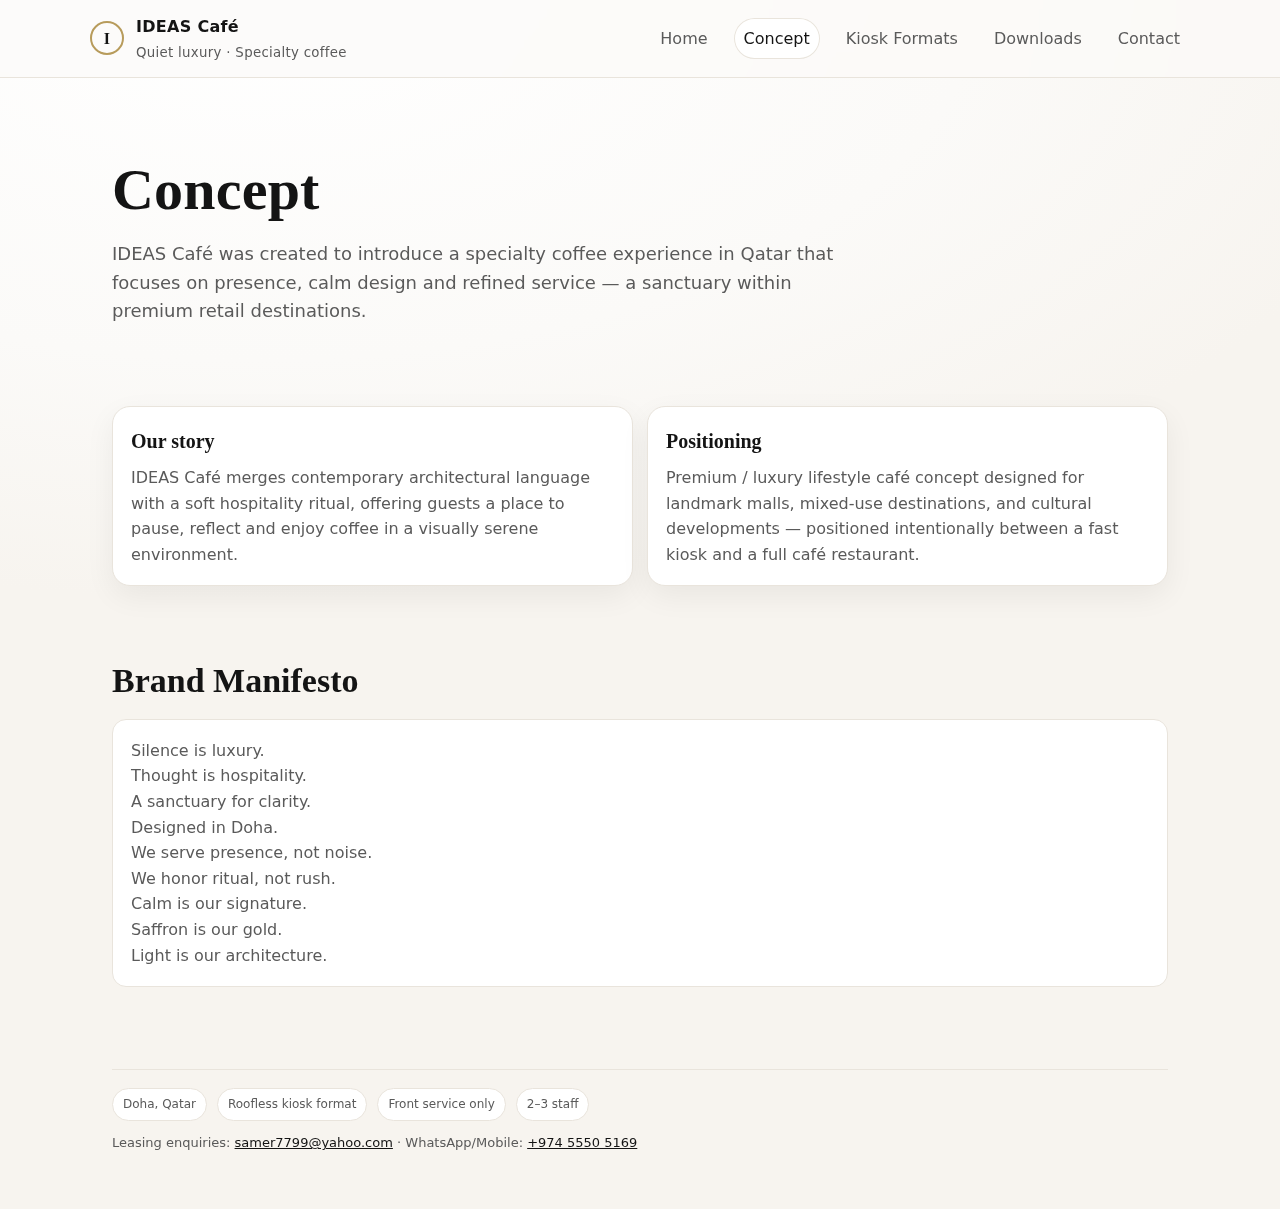
<file: concept.html>
<!doctype html>
<html lang="en">
<head>
  <meta charset="utf-8" />
  <meta name="viewport" content="width=device-width,initial-scale=1" />
  <title>Concept – IDEAS Café</title>
  <meta name="description" content="IDEAS Café – quiet luxury specialty coffee concept for premium mall leasing in Doha, Qatar." />
  <link rel="stylesheet" href="styles.css" />
</head>
<body>
  <header class="nav">
    <div class="container nav-inner">
      <a class="brand" href="index.html" aria-label="IDEAS Café Home">
        <span class="brand-badge">I</span>
        <span>
          IDEAS Café
          <small>Quiet luxury · Specialty coffee</small>
        </span>
      </a>
      <nav class="menu" aria-label="Primary">
        <a href='index.html' >Home</a><a href='concept.html' style='background:#fff; color:var(--ink); box-shadow:0 0 0 1px var(--line) inset'>Concept</a><a href='formats.html' >Kiosk Formats</a><a href='downloads.html' >Downloads</a><a href='contact.html' >Contact</a>
      </nav>
    </div>
  </header>

  <main>
    
<section class="hero">
  <div class="container">
    <h1>Concept</h1>
    <p class="lead">
      IDEAS Café was created to introduce a specialty coffee experience in Qatar that focuses on presence,
      calm design and refined service — a sanctuary within premium retail destinations.
    </p>
  </div>
</section>

<section class="section">
  <div class="container grid cols-2">
    <div class="card">
      <h3>Our story</h3>
      <p>
        IDEAS Café merges contemporary architectural language with a soft hospitality ritual,
        offering guests a place to pause, reflect and enjoy coffee in a visually serene environment.
      </p>
    </div>
    <div class="card">
      <h3>Positioning</h3>
      <p>
        Premium / luxury lifestyle café concept designed for landmark malls, mixed-use destinations,
        and cultural developments — positioned intentionally between a fast kiosk and a full café restaurant.
      </p>
    </div>
  </div>
</section>

<section class="section">
  <div class="container">
    <h2>Brand Manifesto</h2>
    <div class="quote">
      Silence is luxury.<br/>
      Thought is hospitality.<br/>
      A sanctuary for clarity.<br/>
      Designed in Doha.<br/>
      We serve presence, not noise.<br/>
      We honor ritual, not rush.<br/>
      Calm is our signature.<br/>
      Saffron is our gold.<br/>
      Light is our architecture.
    </div>
  </div>
</section>

  </main>

  <footer class="footer">
    <div class="container">
      <div class="hr"></div>
      <div class="badges">
        <span class="badge">Doha, Qatar</span>
        <span class="badge">Roofless kiosk format</span>
        <span class="badge">Front service only</span>
        <span class="badge">2–3 staff</span>
      </div>
      <p class="small" style="margin-top:12px">
        Leasing enquiries: <a href="mailto:samer7799@yahoo.com">samer7799@yahoo.com</a> · WhatsApp/Mobile: <a href="tel:+97455505169">+974 5550 5169</a>
      </p>
    </div>
  </footer>
</body>
</html>
</file>
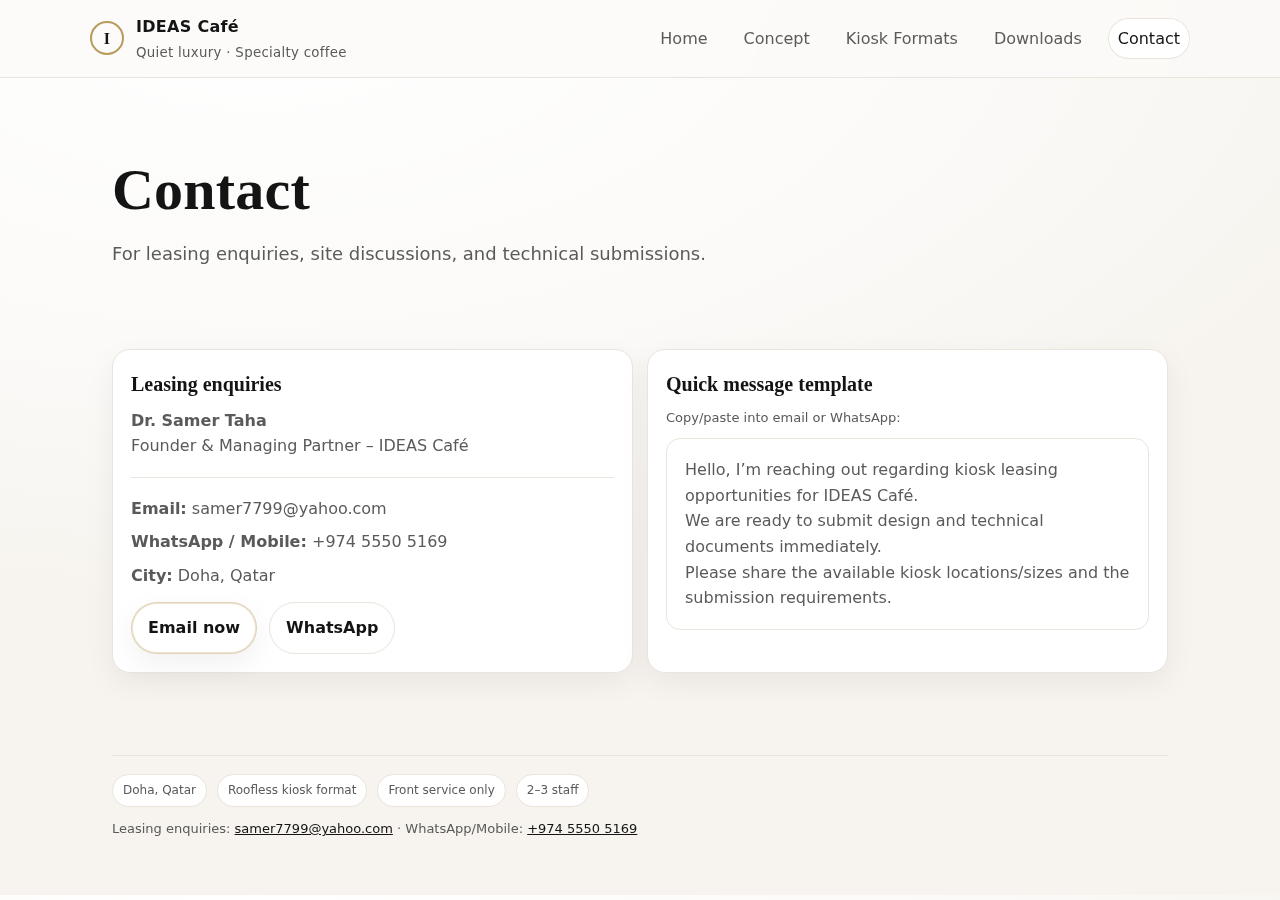
<file: contact.html>
<!doctype html>
<html lang="en">
<head>
  <meta charset="utf-8" />
  <meta name="viewport" content="width=device-width,initial-scale=1" />
  <title>Contact – IDEAS Café</title>
  <meta name="description" content="IDEAS Café – quiet luxury specialty coffee concept for premium mall leasing in Doha, Qatar." />
  <link rel="stylesheet" href="styles.css" />
</head>
<body>
  <header class="nav">
    <div class="container nav-inner">
      <a class="brand" href="index.html" aria-label="IDEAS Café Home">
        <span class="brand-badge">I</span>
        <span>
          IDEAS Café
          <small>Quiet luxury · Specialty coffee</small>
        </span>
      </a>
      <nav class="menu" aria-label="Primary">
        <a href='index.html' >Home</a><a href='concept.html' >Concept</a><a href='formats.html' >Kiosk Formats</a><a href='downloads.html' >Downloads</a><a href='contact.html' style='background:#fff; color:var(--ink); box-shadow:0 0 0 1px var(--line) inset'>Contact</a>
      </nav>
    </div>
  </header>

  <main>
    
<section class="hero">
  <div class="container">
    <h1>Contact</h1>
    <p class="lead">For leasing enquiries, site discussions, and technical submissions.</p>
  </div>
</section>

<section class="section">
  <div class="container grid cols-2">
    <div class="card">
      <h3>Leasing enquiries</h3>
      <p><b>Dr. Samer Taha</b><br/>Founder & Managing Partner – IDEAS Café</p>
      <div class="hr"></div>
      <p><b>Email:</b> <a href="mailto:samer7799@yahoo.com">samer7799@yahoo.com</a></p>
      <p><b>WhatsApp / Mobile:</b> <a href="tel:+97455505169">+974 5550 5169</a></p>
      <p><b>City:</b> Doha, Qatar</p>
      <div class="cta-row" style="margin-top:14px">
        <a class="btn primary" href="mailto:samer7799@yahoo.com?subject=IDEAS%20Caf%C3%A9%20Leasing%20Enquiry">Email now</a>
        <a class="btn" href="https://wa.me/97455505169" target="_blank" rel="noopener">WhatsApp</a>
      </div>
    </div>
    <div class="card">
      <h3>Quick message template</h3>
      <p class="small">Copy/paste into email or WhatsApp:</p>
      <div class="quote" style="margin-top:10px">
        Hello, I’m reaching out regarding kiosk leasing opportunities for IDEAS Café.<br/>
        We are ready to submit design and technical documents immediately.<br/>
        Please share the available kiosk locations/sizes and the submission requirements.
      </div>
    </div>
  </div>
</section>

  </main>

  <footer class="footer">
    <div class="container">
      <div class="hr"></div>
      <div class="badges">
        <span class="badge">Doha, Qatar</span>
        <span class="badge">Roofless kiosk format</span>
        <span class="badge">Front service only</span>
        <span class="badge">2–3 staff</span>
      </div>
      <p class="small" style="margin-top:12px">
        Leasing enquiries: <a href="mailto:samer7799@yahoo.com">samer7799@yahoo.com</a> · WhatsApp/Mobile: <a href="tel:+97455505169">+974 5550 5169</a>
      </p>
    </div>
  </footer>
</body>
</html>
</file>
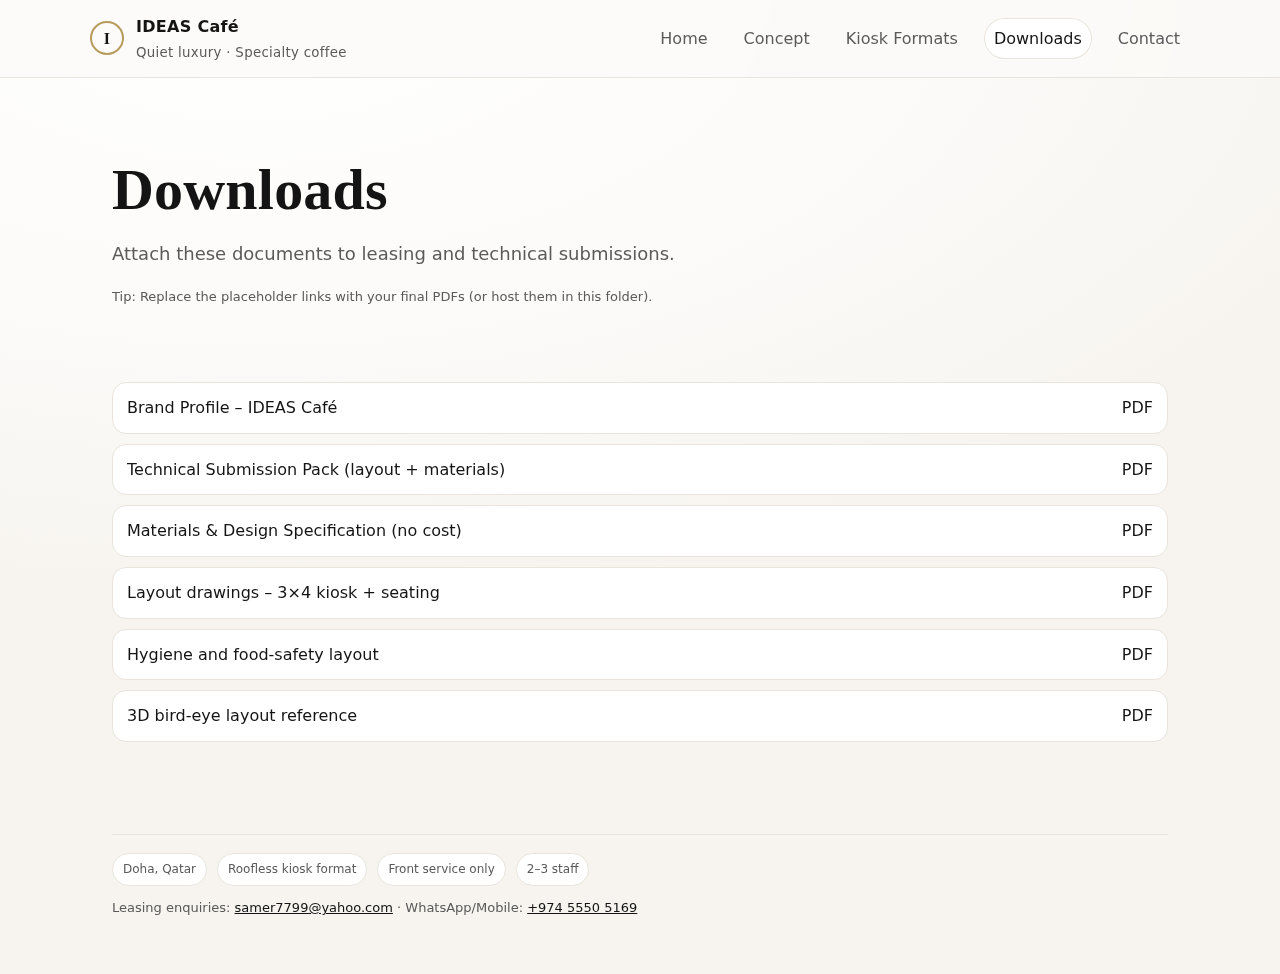
<file: downloads.html>
<!doctype html>
<html lang="en">
<head>
  <meta charset="utf-8" />
  <meta name="viewport" content="width=device-width,initial-scale=1" />
  <title>Downloads – IDEAS Café</title>
  <meta name="description" content="IDEAS Café – quiet luxury specialty coffee concept for premium mall leasing in Doha, Qatar." />
  <link rel="stylesheet" href="styles.css" />
</head>
<body>
  <header class="nav">
    <div class="container nav-inner">
      <a class="brand" href="index.html" aria-label="IDEAS Café Home">
        <span class="brand-badge">I</span>
        <span>
          IDEAS Café
          <small>Quiet luxury · Specialty coffee</small>
        </span>
      </a>
      <nav class="menu" aria-label="Primary">
        <a href='index.html' >Home</a><a href='concept.html' >Concept</a><a href='formats.html' >Kiosk Formats</a><a href='downloads.html' style='background:#fff; color:var(--ink); box-shadow:0 0 0 1px var(--line) inset'>Downloads</a><a href='contact.html' >Contact</a>
      </nav>
    </div>
  </header>

  <main>
    
<section class="hero">
  <div class="container">
    <h1>Downloads</h1>
    <p class="lead">Attach these documents to leasing and technical submissions.</p>
    <p class="small">Tip: Replace the placeholder links with your final PDFs (or host them in this folder).</p>
  </div>
</section>

<section class="section">
  <div class="container downloads">
    <a href="IDEAS_Cafe_Brand_Profile_Msheireb.pdf" download>
      <span>Brand Profile – IDEAS Café</span><span>PDF</span>
    </a>
    <a href="IDEAS_Cafe_Technical_Submission_Pack_3D_WITH_IMAGE.pdf" download>
      <span>Technical Submission Pack (layout + materials)</span><span>PDF</span>
    </a>
    <a href="IDEAS_Cafe_Materials_and_Design_Specification_No_Cost.pdf" download>
      <span>Materials & Design Specification (no cost)</span><span>PDF</span>
    </a>
    <a href="#" onclick="alert('Replace this link with your Layout Drawings PDF file path'); return false;">
      <span>Layout drawings – 3×4 kiosk + seating</span><span>PDF</span>
    </a>
    <a href="#" onclick="alert('Replace this link with your Hygiene Layout PDF file path'); return false;">
      <span>Hygiene and food-safety layout</span><span>PDF</span>
    </a>
    <a href="IDEAS_Cafe_1Page_3D_BirdEye_Layout.pdf" download>
      <span>3D bird-eye layout reference</span><span>PDF</span>
    </a>
  </div>
</section>

  </main>

  <footer class="footer">
    <div class="container">
      <div class="hr"></div>
      <div class="badges">
        <span class="badge">Doha, Qatar</span>
        <span class="badge">Roofless kiosk format</span>
        <span class="badge">Front service only</span>
        <span class="badge">2–3 staff</span>
      </div>
      <p class="small" style="margin-top:12px">
        Leasing enquiries: <a href="mailto:samer7799@yahoo.com">samer7799@yahoo.com</a> · WhatsApp/Mobile: <a href="tel:+97455505169">+974 5550 5169</a>
      </p>
    </div>
  </footer>
</body>
</html>
</file>
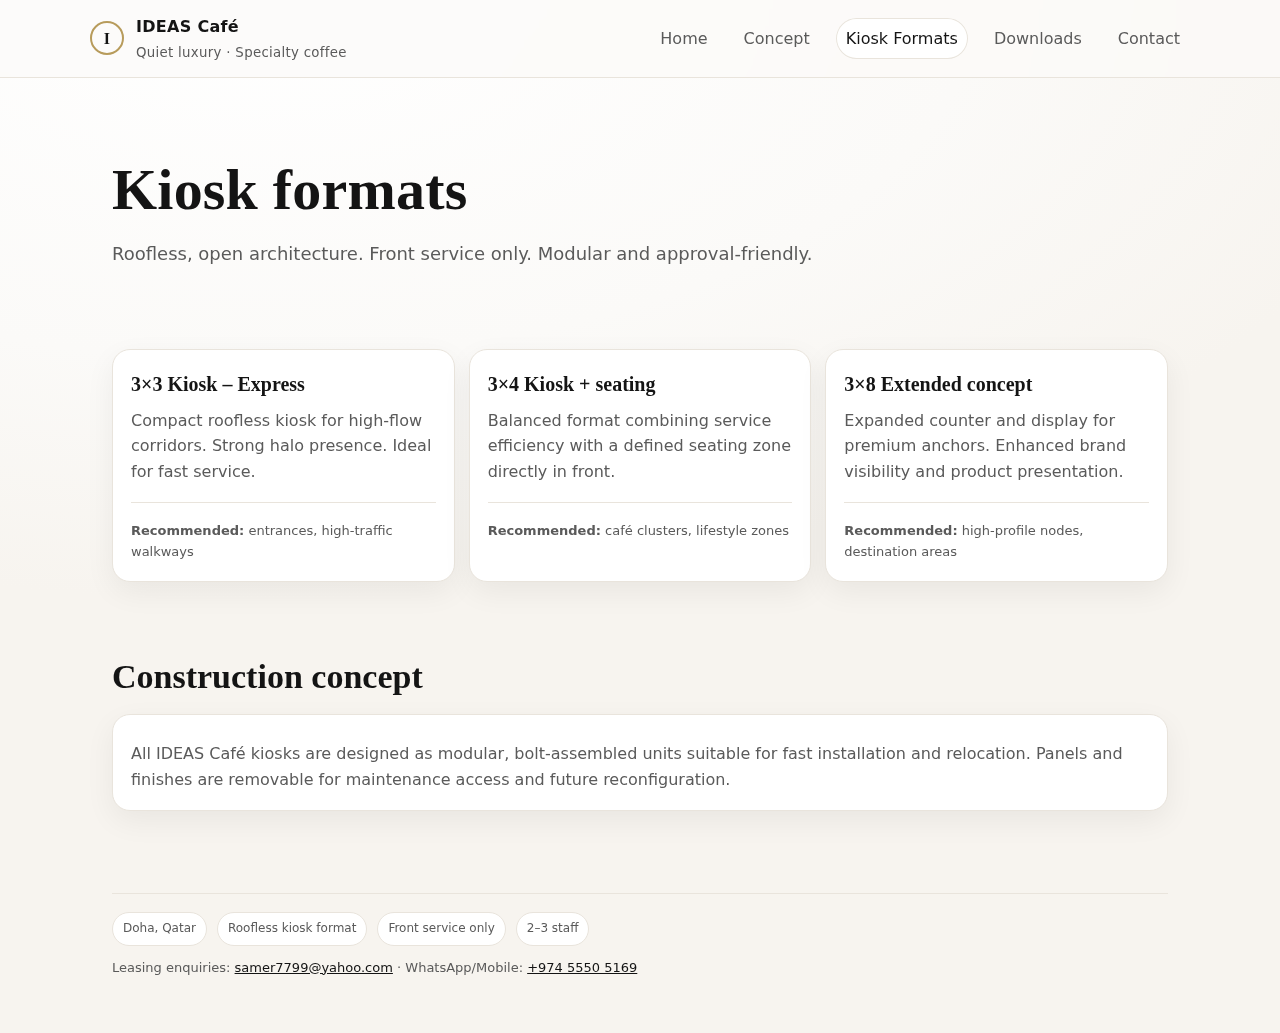
<file: formats.html>
<!doctype html>
<html lang="en">
<head>
  <meta charset="utf-8" />
  <meta name="viewport" content="width=device-width,initial-scale=1" />
  <title>Kiosk Formats – IDEAS Café</title>
  <meta name="description" content="IDEAS Café – quiet luxury specialty coffee concept for premium mall leasing in Doha, Qatar." />
  <link rel="stylesheet" href="styles.css" />
</head>
<body>
  <header class="nav">
    <div class="container nav-inner">
      <a class="brand" href="index.html" aria-label="IDEAS Café Home">
        <span class="brand-badge">I</span>
        <span>
          IDEAS Café
          <small>Quiet luxury · Specialty coffee</small>
        </span>
      </a>
      <nav class="menu" aria-label="Primary">
        <a href='index.html' >Home</a><a href='concept.html' >Concept</a><a href='formats.html' style='background:#fff; color:var(--ink); box-shadow:0 0 0 1px var(--line) inset'>Kiosk Formats</a><a href='downloads.html' >Downloads</a><a href='contact.html' >Contact</a>
      </nav>
    </div>
  </header>

  <main>
    
<section class="hero">
  <div class="container">
    <h1>Kiosk formats</h1>
    <p class="lead">Roofless, open architecture. Front service only. Modular and approval-friendly.</p>
  </div>
</section>

<section class="section">
  <div class="container grid cols-3">
    <div class="card">
      <h3>3×3 Kiosk – Express</h3>
      <p>Compact roofless kiosk for high-flow corridors. Strong halo presence. Ideal for fast service.</p>
      <div class="hr"></div>
      <p class="small"><b>Recommended:</b> entrances, high-traffic walkways</p>
    </div>
    <div class="card">
      <h3>3×4 Kiosk + seating</h3>
      <p>Balanced format combining service efficiency with a defined seating zone directly in front.</p>
      <div class="hr"></div>
      <p class="small"><b>Recommended:</b> café clusters, lifestyle zones</p>
    </div>
    <div class="card">
      <h3>3×8 Extended concept</h3>
      <p>Expanded counter and display for premium anchors. Enhanced brand visibility and product presentation.</p>
      <div class="hr"></div>
      <p class="small"><b>Recommended:</b> high-profile nodes, destination areas</p>
    </div>
  </div>
</section>

<section class="section">
  <div class="container">
    <h2>Construction concept</h2>
    <div class="card">
      <p>
        All IDEAS Café kiosks are designed as modular, bolt-assembled units suitable for fast installation and relocation.
        Panels and finishes are removable for maintenance access and future reconfiguration.
      </p>
    </div>
  </div>
</section>

  </main>

  <footer class="footer">
    <div class="container">
      <div class="hr"></div>
      <div class="badges">
        <span class="badge">Doha, Qatar</span>
        <span class="badge">Roofless kiosk format</span>
        <span class="badge">Front service only</span>
        <span class="badge">2–3 staff</span>
      </div>
      <p class="small" style="margin-top:12px">
        Leasing enquiries: <a href="mailto:samer7799@yahoo.com">samer7799@yahoo.com</a> · WhatsApp/Mobile: <a href="tel:+97455505169">+974 5550 5169</a>
      </p>
    </div>
  </footer>
</body>
</html>
</file>
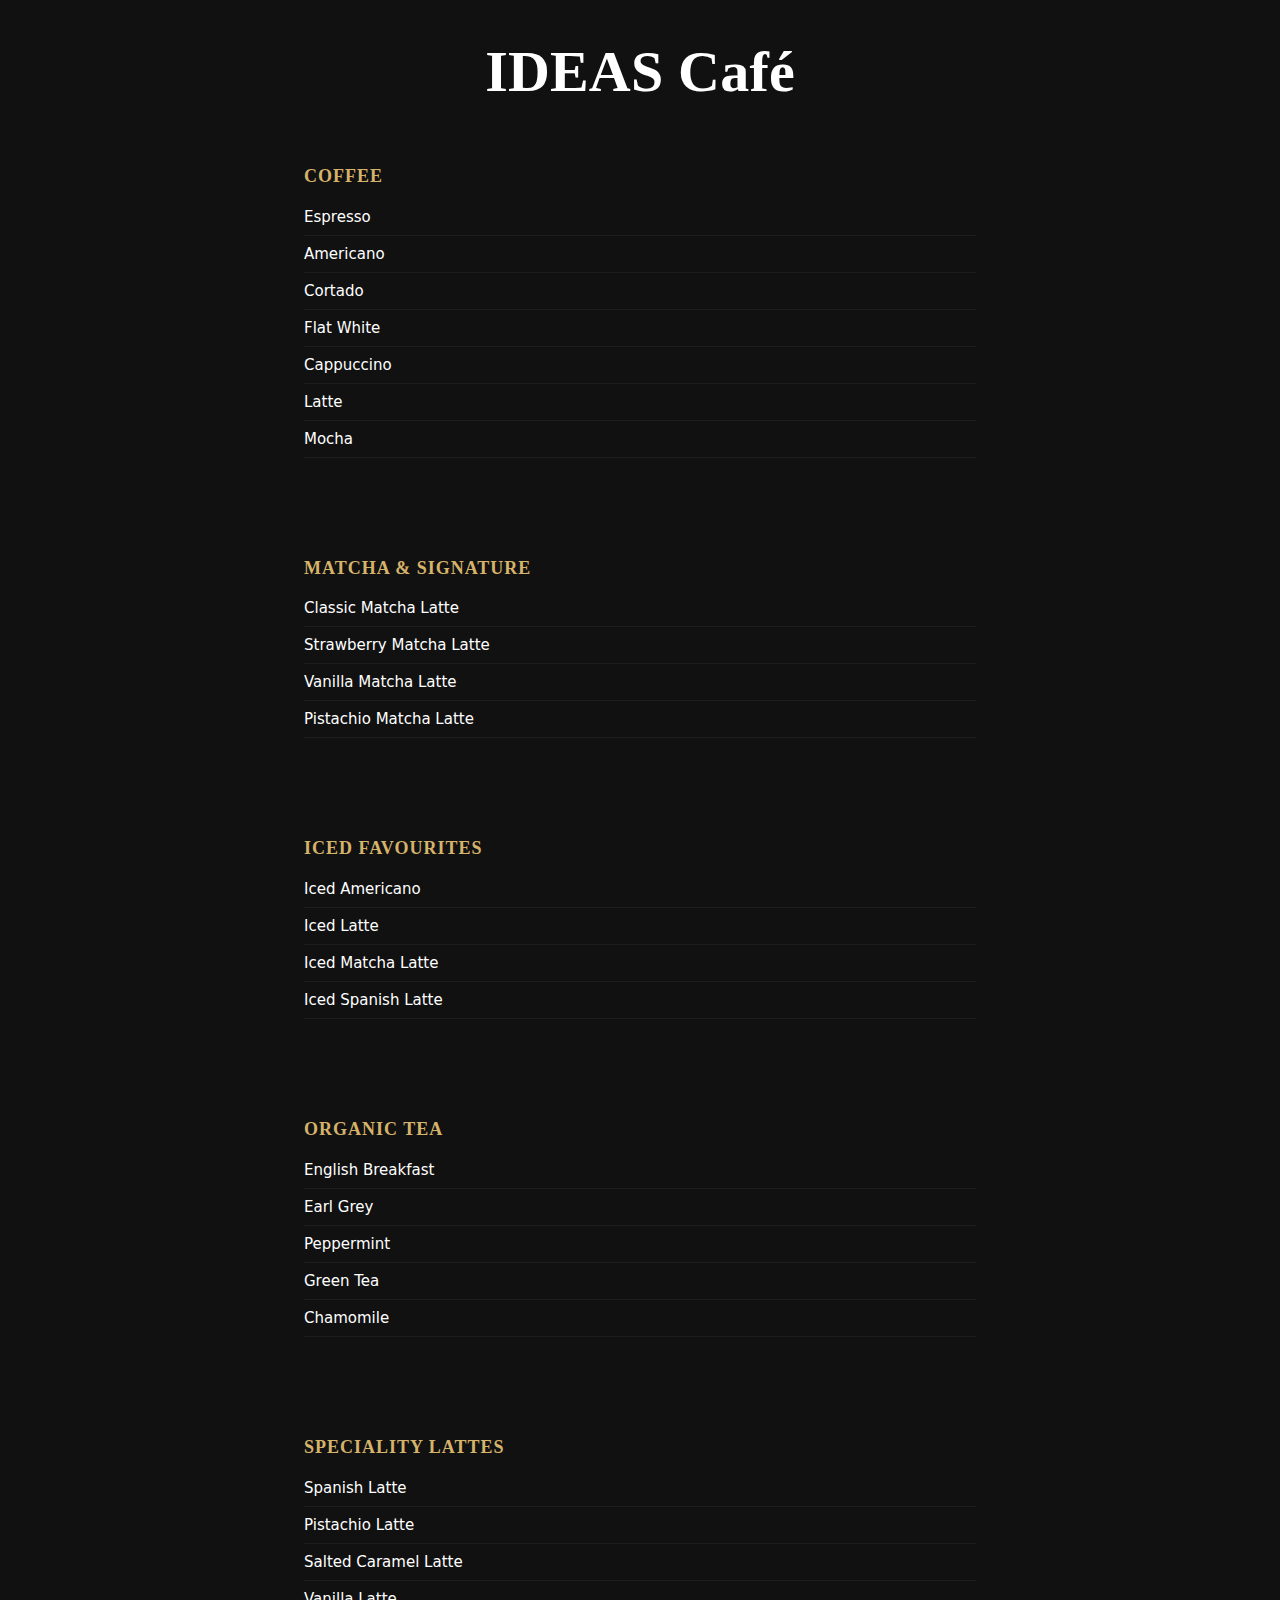
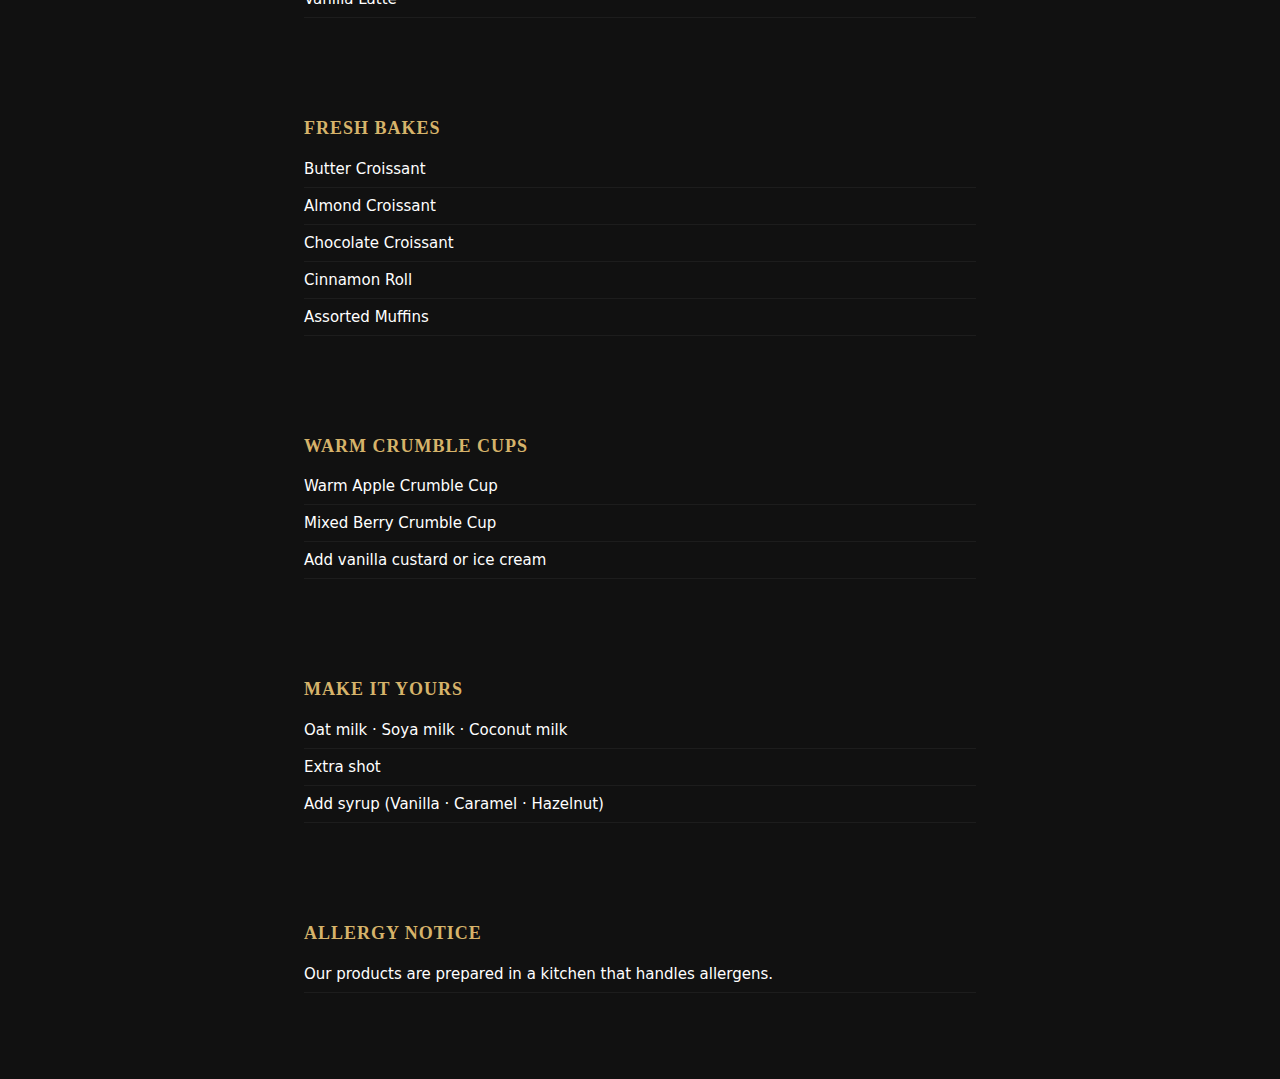
<file: menu.html>
<!DOCTYPE html>
<html lang="en">
<head>
<meta charset="UTF-8">
<title>IDEAS Café – Menu</title>
<meta name="viewport" content="width=device-width, initial-scale=1.0">

<link rel="stylesheet" href="styles.css">

<style>
body{
  background:#111;
  color:#fff;
  font-family: system-ui, -apple-system, BlinkMacSystemFont, sans-serif;
  margin:0;
}

.menu-wrapper{
  max-width:720px;
  margin:auto;
  padding:24px;
}

h1{
  text-align:center;
  margin-bottom:24px;
}

.section{
  margin-bottom:28px;
}

.section h2{
  color:#d6b36a;   /* gold tone for your brand */
  font-size:18px;
  letter-spacing:1px;
  margin-bottom:8px;
}

ul{
  list-style:none;
  padding:0;
  margin:0;
}

li{
  padding:6px 0;
  border-bottom:1px solid rgba(255,255,255,0.05);
  font-size:15px;
}
</style>

</head>
<body>

<div class="menu-wrapper">

<h1>IDEAS Café</h1>

<div class="section">
<h2>COFFEE</h2>
<ul>
<li>Espresso</li>
<li>Americano</li>
<li>Cortado</li>
<li>Flat White</li>
<li>Cappuccino</li>
<li>Latte</li>
<li>Mocha</li>
</ul>
</div>

<div class="section">
<h2>MATCHA & SIGNATURE</h2>
<ul>
<li>Classic Matcha Latte</li>
<li>Strawberry Matcha Latte</li>
<li>Vanilla Matcha Latte</li>
<li>Pistachio Matcha Latte</li>
</ul>
</div>

<div class="section">
<h2>ICED FAVOURITES</h2>
<ul>
<li>Iced Americano</li>
<li>Iced Latte</li>
<li>Iced Matcha Latte</li>
<li>Iced Spanish Latte</li>
</ul>
</div>

<div class="section">
<h2>ORGANIC TEA</h2>
<ul>
<li>English Breakfast</li>
<li>Earl Grey</li>
<li>Peppermint</li>
<li>Green Tea</li>
<li>Chamomile</li>
</ul>
</div>

<div class="section">
<h2>SPECIALITY LATTES</h2>
<ul>
<li>Spanish Latte</li>
<li>Pistachio Latte</li>
<li>Salted Caramel Latte</li>
<li>Vanilla Latte</li>
</ul>
</div>

<div class="section">
<h2>FRESH BAKES</h2>
<ul>
<li>Butter Croissant</li>
<li>Almond Croissant</li>
<li>Chocolate Croissant</li>
<li>Cinnamon Roll</li>
<li>Assorted Muffins</li>
</ul>
</div>

<div class="section">
<h2>WARM CRUMBLE CUPS</h2>
<ul>
<li>Warm Apple Crumble Cup</li>
<li>Mixed Berry Crumble Cup</li>
<li>Add vanilla custard or ice cream</li>
</ul>
</div>

<div class="section">
<h2>MAKE IT YOURS</h2>
<ul>
<li>Oat milk · Soya milk · Coconut milk</li>
<li>Extra shot</li>
<li>Add syrup (Vanilla · Caramel · Hazelnut)</li>
</ul>
</div>

<div class="section">
<h2>ALLERGY NOTICE</h2>
<ul>
<li>Our products are prepared in a kitchen that handles allergens.</li>
</ul>
</div>

</div>

</body>
</html>
</file>
<file: styles.css>
:root{
  --bg:#fbfaf8;
  --ink:#141414;
  --muted:#5a5a5a;
  --card:#ffffff;
  --line:#e9e4dc;
  --gold:#b79b5b;
  --shadow: 0 10px 30px rgba(0,0,0,.06);
  --radius:18px;
  --max:1100px;
  --serif: ui-serif, "Georgia", "Times New Roman", serif;
  --sans: ui-sans-serif, system-ui, -apple-system, "Segoe UI", Roboto, Arial, sans-serif;
}
*{box-sizing:border-box}
html,body{margin:0;padding:0}
body{
  font-family: var(--sans);
  color:var(--ink);
  background: radial-gradient(1200px 600px at 20% 0%, #fff 0%, var(--bg) 60%, #f7f4ef 100%);
  line-height:1.6;
}
a{color:inherit;text-decoration:none}
.container{max-width:var(--max); margin:0 auto; padding:0 22px}
.nav{
  position:sticky; top:0; z-index:10;
  backdrop-filter:saturate(180%) blur(10px);
  background:rgba(251,250,248,.78);
  border-bottom:1px solid var(--line);
}
.nav-inner{display:flex; align-items:center; justify-content:space-between; padding:14px 0; gap:18px}
.brand{
  display:flex; align-items:center; gap:12px;
  font-weight:700; letter-spacing:.3px;
}
.brand-badge{
  width:34px; height:34px; border-radius:50%;
  border:2px solid var(--gold);
  display:grid; place-items:center;
  font-family:var(--serif);
}
.brand small{display:block; font-weight:500; color:var(--muted); margin-top:2px}
.menu{display:flex; gap:16px; flex-wrap:wrap; justify-content:flex-end}
.menu a{
  padding:8px 10px; border-radius:999px;
  color:var(--muted);
}
.menu a:hover{background:#fff; color:var(--ink); box-shadow:0 0 0 1px var(--line) inset}
.hero{padding:64px 0 28px}
.kicker{
  display:inline-flex; gap:10px; align-items:center;
  padding:8px 12px; border-radius:999px;
  background:#fff; border:1px solid var(--line);
  color:var(--muted);
}
.kicker-dot{width:8px;height:8px;border-radius:50%;background:var(--gold)}
h1{
  font-family:var(--serif);
  letter-spacing:.2px;
  font-size: clamp(38px, 5vw, 58px);
  line-height:1.1;
  margin:16px 0 14px;
}
h2{
  font-family:var(--serif);
  font-size: clamp(26px, 3.2vw, 34px);
  margin:0 0 10px;
}
h3{
  font-family:var(--serif);
  font-size:20px;
  margin:0 0 8px;
}
.lead{font-size:18px; color:var(--muted); max-width:760px}
.cta-row{display:flex; gap:12px; flex-wrap:wrap; margin-top:18px}
.btn{
  display:inline-flex; align-items:center; justify-content:center;
  padding:12px 16px; border-radius:999px;
  border:1px solid var(--line);
  background:#fff;
  font-weight:600;
  transition: transform .15s ease;
}
.btn.primary{
  border-color:rgba(183,155,91,.45);
  box-shadow:0 0 0 1px rgba(183,155,91,.25) inset, var(--shadow);
}
.btn:hover{transform:translateY(-1px)}
.grid{display:grid; gap:14px}
.grid.cols-3{grid-template-columns: repeat(3, minmax(0,1fr))}
.grid.cols-2{grid-template-columns: repeat(2, minmax(0,1fr))}
@media (max-width:900px){
  .grid.cols-3{grid-template-columns:1fr}
  .grid.cols-2{grid-template-columns:1fr}
}
.card{
  background:var(--card);
  border:1px solid var(--line);
  border-radius:var(--radius);
  padding:18px;
  box-shadow: var(--shadow);
}
.card p{margin:8px 0 0; color:var(--muted)}
.strip{
  margin-top:22px;
  padding:16px;
  border-radius:var(--radius);
  background:linear-gradient(90deg, #fff 0%, #fff7ea 55%, #fff 100%);
  border:1px solid rgba(183,155,91,.25);
}
.facts{display:flex; gap:14px; flex-wrap:wrap}
.fact{
  flex: 1 1 200px;
  padding:12px 14px;
  background:#fff;
  border:1px solid var(--line);
  border-radius:16px;
}
.fact b{display:block}
.section{padding:34px 0}
.hr{height:1px;background:var(--line); margin:18px 0}
.quote{
  padding:18px;
  border-left:4px solid var(--gold);
  background:#fff;
  border-radius:14px;
  border:1px solid var(--line);
  color:var(--muted);
}
.footer{padding:30px 0 42px; color:var(--muted)}
.footer a{color:var(--ink); text-decoration:underline}
.badges{display:flex; gap:10px; flex-wrap:wrap}
.badge{
  font-size:12px;
  padding:6px 10px;
  border:1px solid var(--line);
  border-radius:999px;
  background:#fff;
  color:var(--muted);
}
.downloads a{
  display:flex; justify-content:space-between; align-items:center;
  padding:12px 14px;
  border-radius:14px;
  border:1px solid var(--line);
  background:#fff;
  margin-bottom:10px;
}
.downloads a:hover{box-shadow:var(--shadow)}
.small{font-size:13px; color:var(--muted)}

.gallery{
  margin-top:14px;
  display:grid;
  grid-template-columns: repeat(4, minmax(0,1fr));
  gap:12px;
}
@media (max-width:900px){
  .gallery{grid-template-columns: repeat(2, minmax(0,1fr));}
}
.gitem{
  display:block;
  border-radius:16px;
  overflow:hidden;
  border:1px solid var(--line);
  background:#fff;
  box-shadow: var(--shadow);
}
.gitem img{
  width:100%;
  height:180px;
  object-fit:cover;
  display:block;
}
</file>
